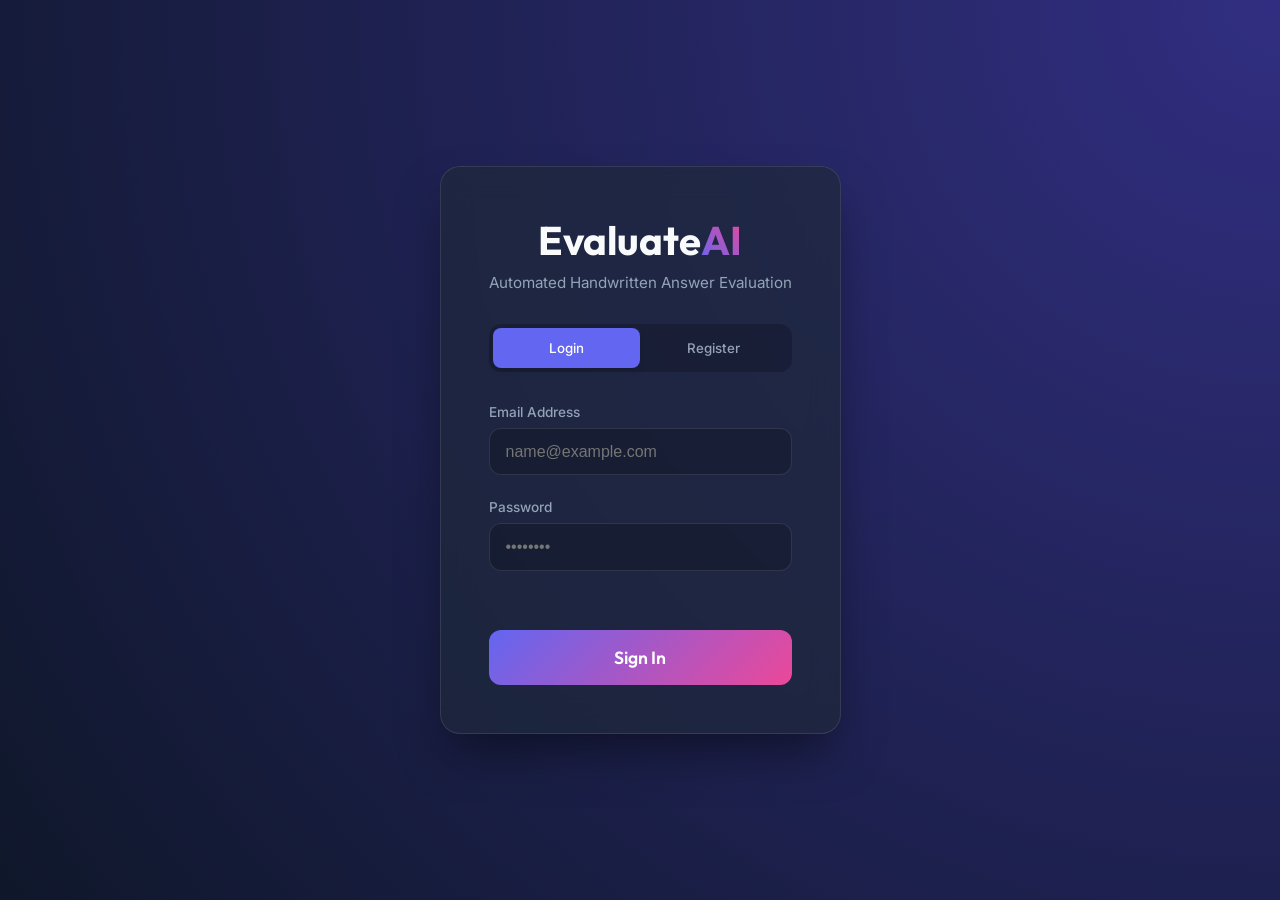
<file: frontend/index.html>
<!DOCTYPE html>
<html lang="en">
<head>
    <meta charset="UTF-8">
    <meta name="viewport" content="width=device-width, initial-scale=1.0">
    <title>Evaluate AI - Intelligent Academic Evaluation</title>
    <link href="https://fonts.googleapis.com/css2?family=Inter:wght@300;400;500;600;700&family=Outfit:wght@500;700&display=swap" rel="stylesheet">
    <link rel="stylesheet" href="css/style.css">
</head>
<body class="auth-page">
    <div class="auth-container">
        <div class="auth-glass-panel">
            <div class="auth-header">
                <h1 class="logo">Evaluate<span>AI</span></h1>
                <p>Automated Handwritten Answer Evaluation</p>
            </div>
            
            <div class="auth-toggle">
                <button class="toggle-btn active" id="btn-login" onclick="toggleAuthMode('login')">Login</button>
                <button class="toggle-btn" id="btn-register" onclick="toggleAuthMode('register')">Register</button>
            </div>

            <form id="auth-form" onsubmit="handleAuth(event)">
                <div class="input-group" id="group-name" style="display: none;">
                    <label for="name">Full Name</label>
                    <input type="text" id="name" placeholder="Enter your full name">
                </div>
                <div class="input-group">
                    <label for="email">Email Address</label>
                    <input type="email" id="email" required placeholder="name@example.com">
                </div>
                <div class="input-group">
                    <label for="password">Password</label>
                    <input type="password" id="password" required placeholder="••••••••">
                </div>
                <div class="input-group" id="group-role" style="display: none;">
                    <label for="role">Select Role</label>
                    <div class="role-selector">
                        <label class="role-option">
                            <input type="radio" name="role" value="teacher" checked>
                            <span class="role-badge">🧑‍🏫 Teacher</span>
                        </label>
                        <label class="role-option">
                            <input type="radio" name="role" value="student">
                            <span class="role-badge">🧑‍🎓 Student</span>
                        </label>
                    </div>
                </div>

                <div id="auth-error" class="error-msg"></div>
                <button type="submit" class="submit-btn" id="submit-btn">Sign In</button>
            </form>
        </div>
    </div>
    <script src="js/api.js?v=2"></script>
    <script src="js/auth.js?v=2"></script>
</body>
</html>
</file>
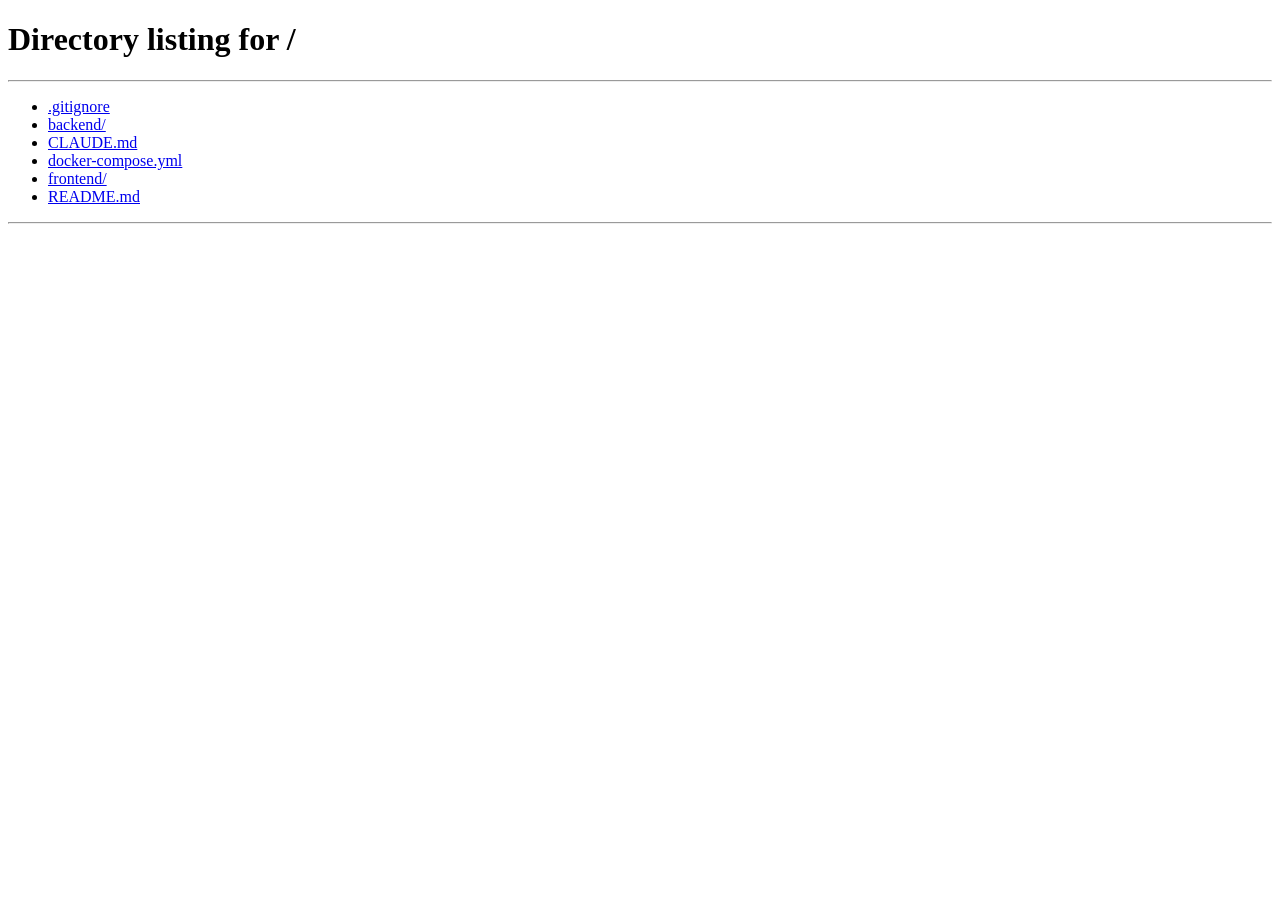
<file: frontend/report.html>
<!DOCTYPE html>
<html lang="en">
<head>
    <meta charset="UTF-8">
    <meta name="viewport" content="width=device-width, initial-scale=1.0">
    <title>Detailed Evaluation Report - Evaluate AI</title>
    <link href="https://fonts.googleapis.com/css2?family=Inter:wght@300;400;500;600;700&family=Outfit:wght@500;700&display=swap" rel="stylesheet">
    <link rel="stylesheet" href="css/style.css">
    <style>
        .report-header {
            margin-bottom: 2rem;
            display: flex;
            justify-content: space-between;
            align-items: center;
        }

        .back-btn {
            background: rgba(255,255,255,0.1);
            color: white;
            padding: 0.5rem 1rem;
            border-radius: var(--radius-sm);
            text-decoration: none;
            display: inline-block;
            margin-bottom: 1rem;
            font-size: 0.85rem;
        }

        .total-score-card {
            background: linear-gradient(135deg, var(--primary), var(--secondary));
            padding: 2rem;
            border-radius: var(--radius-lg);
            text-align: center;
            box-shadow: 0 20px 25px -5px rgba(0,0,0,0.5);
            margin-bottom: 2rem;
        }

        .total-score-card h2 { font-size: 4rem; margin: 0; font-family: 'Outfit'; line-height: 1; }
        .total-score-card span { font-size: 1.25rem; opacity: 0.8; }
        
        .question-card {
            background: var(--surface);
            border: 1px solid var(--border);
            border-left: 4px solid var(--primary);
            border-radius: var(--radius-md);
            padding: 1.5rem;
            margin-bottom: 1.5rem;
            animation: fadeIn 0.5s ease-out;
        }

        @keyframes fadeIn {
            from { opacity: 0; transform: translateY(10px); }
            to { opacity: 1; transform: translateY(0); }
        }

        .q-header {
            display: flex;
            justify-content: space-between;
            border-bottom: 1px solid rgba(255,255,255,0.05);
            padding-bottom: 1rem;
            margin-bottom: 1rem;
        }

        .q-title { font-size: 1.2rem; font-weight: 600; color: #fff; }
        .q-marks { font-size: 1.2rem; font-family: 'Outfit'; color: var(--success); font-weight: 700; background: rgba(16,185,129,0.1); padding: 0.2rem 0.8rem; border-radius: 999px; }

        .answer-box {
            background: rgba(0,0,0,0.3);
            padding: 1rem;
            border-radius: var(--radius-sm);
            font-family: monospace;
            color: #d1d5db;
            margin-bottom: 1.5rem;
            white-space: pre-wrap;
        }

        .feedback-box {
            background: rgba(99,102,241,0.05);
            border: 1px solid rgba(99,102,241,0.2);
            padding: 1rem;
            border-radius: var(--radius-sm);
            line-height: 1.6;
            margin-bottom: 1rem;
        }

        .feedback-label {
            display: block;
            font-size: 0.75rem;
            text-transform: uppercase;
            letter-spacing: 1px;
            color: var(--primary);
            margin-bottom: 0.5rem;
            font-weight: 700;
        }

        .contradiction-alert {
            background: rgba(239, 68, 68, 0.1);
            border-left: 3px solid var(--error);
            padding: 1rem;
            border-radius: 4px;
            margin-top: 1rem;
        }
    </style>
</head>
<body class="dashboard-page">
    <nav class="navbar">
        <h1 class="logo">Evaluate<span>AI</span></h1>
        <div class="nav-user">
            <button class="logout-btn" onclick="logout()">Logout</button>
        </div>
    </nav>

    <main class="dashboard-container">
        <a href="#" onclick="history.back()" class="back-btn">← Back to Dashboard</a>
        
        <div id="report-container">
            <h2 style="text-align:center; color: var(--text-muted);">Loading Report...</h2>
        </div>
    </main>

    <script src="js/api.js"></script>
    <script src="js/report.js"></script>
</body>
</html>
</file>
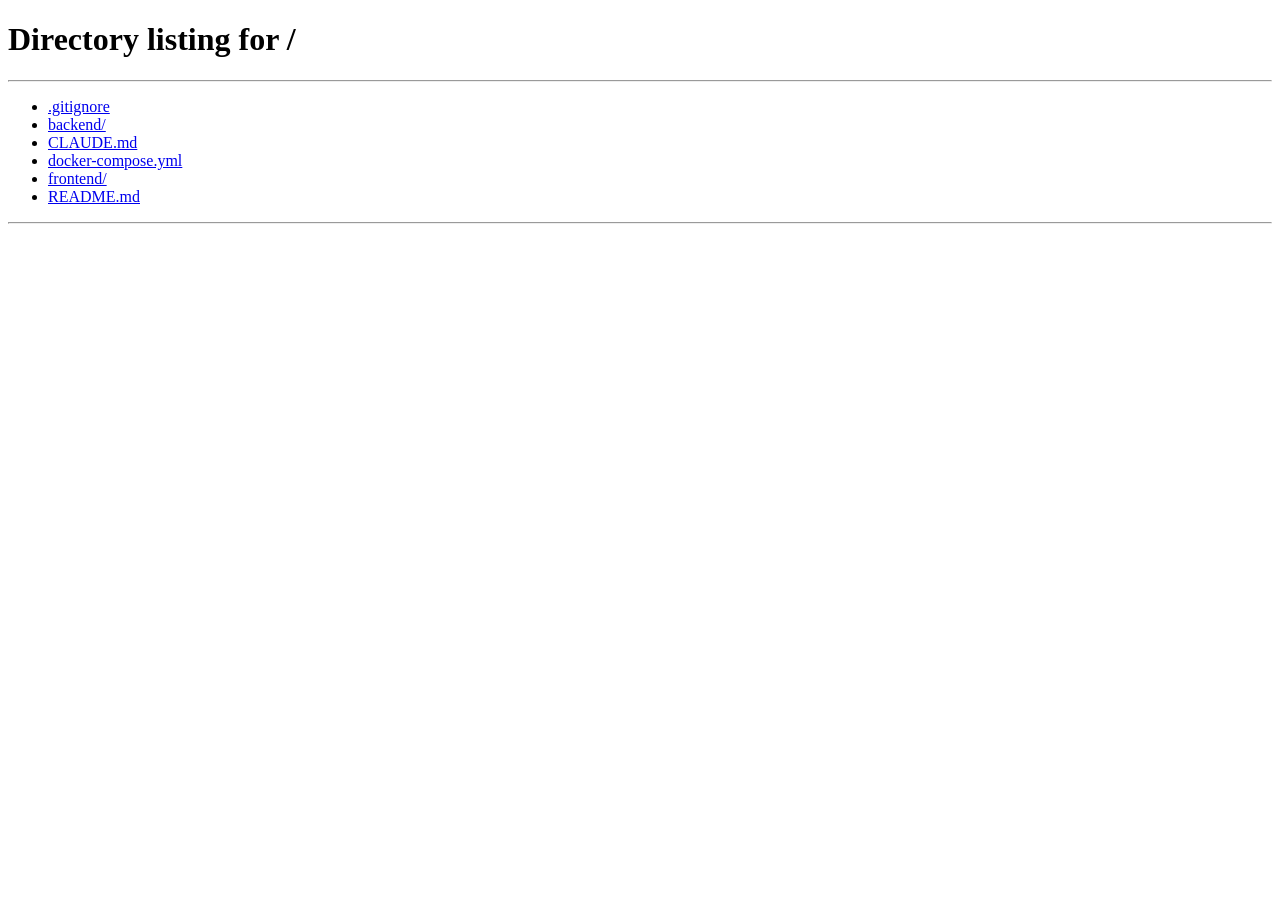
<file: frontend/student.html>
<!DOCTYPE html>
<html lang="en">
<head>
    <meta charset="UTF-8">
    <meta name="viewport" content="width=device-width, initial-scale=1.0">
    <title>Student Dashboard - Evaluate AI</title>
    <link href="https://fonts.googleapis.com/css2?family=Inter:wght@300;400;500;600;700&family=Outfit:wght@500;700&display=swap" rel="stylesheet">
    <link rel="stylesheet" href="css/style.css">
    <style>
        .welcome-banner {
            background: linear-gradient(135deg, rgba(99,102,241,0.2), rgba(236,72,153,0.1));
            border: 1px solid var(--primary);
            border-radius: var(--radius-lg);
            padding: 2.5rem;
            margin-bottom: 2rem;
            display: flex;
            justify-content: space-between;
            align-items: center;
        }

        .welcome-banner h2 { font-size: 2rem; font-family: 'Outfit'; margin-bottom: 0.5rem; }
        .welcome-banner p { color: var(--text-muted); }

        .score-pill {
            background: var(--surface);
            padding: 1rem 2rem;
            border-radius: 999px;
            font-size: 1.5rem;
            font-weight: 700;
            border: 1px solid var(--border);
            box-shadow: 0 10px 15px -3px rgba(0,0,0,0.5);
            font-family: 'Outfit';
        }
    </style>
</head>
<body class="dashboard-page">
    <nav class="navbar">
        <h1 class="logo">Evaluate<span>AI</span></h1>
        <div class="nav-user">
            <div class="user-info">
                <div class="user-name" id="display-name">Loading...</div>
                <div class="user-role" id="display-role">Student</div>
            </div>
            <button class="logout-btn" onclick="logout()">Logout</button>
        </div>
    </nav>

    <main class="dashboard-container">
        
        <div class="welcome-banner">
            <div>
                <h2>Welcome back!</h2>
                <p>Check out your latest AI-evaluated answer sheets below.</p>
            </div>
        </div>

        <div class="card">
            <h2 class="card-title">My Evaluation Results</h2>
            <div style="overflow-x: auto;">
                <table class="data-table">
                    <thead>
                        <tr>
                            <th>Date</th>
                            <th>Subject</th>
                            <th>Exam Name</th>
                            <th>Score</th>
                            <th>Grade</th>
                            <th>Status</th>
                            <th>Action</th>
                        </tr>
                    </thead>
                    <tbody id="student-eval-table">
                        <tr><td colspan="7" style="text-align:center">Loading results...</td></tr>
                    </tbody>
                </table>
            </div>
        </div>

    </main>

    <script src="js/api.js?v=3"></script>
    <script src="js/student.js?v=3"></script>
</body>
</html>
</file>
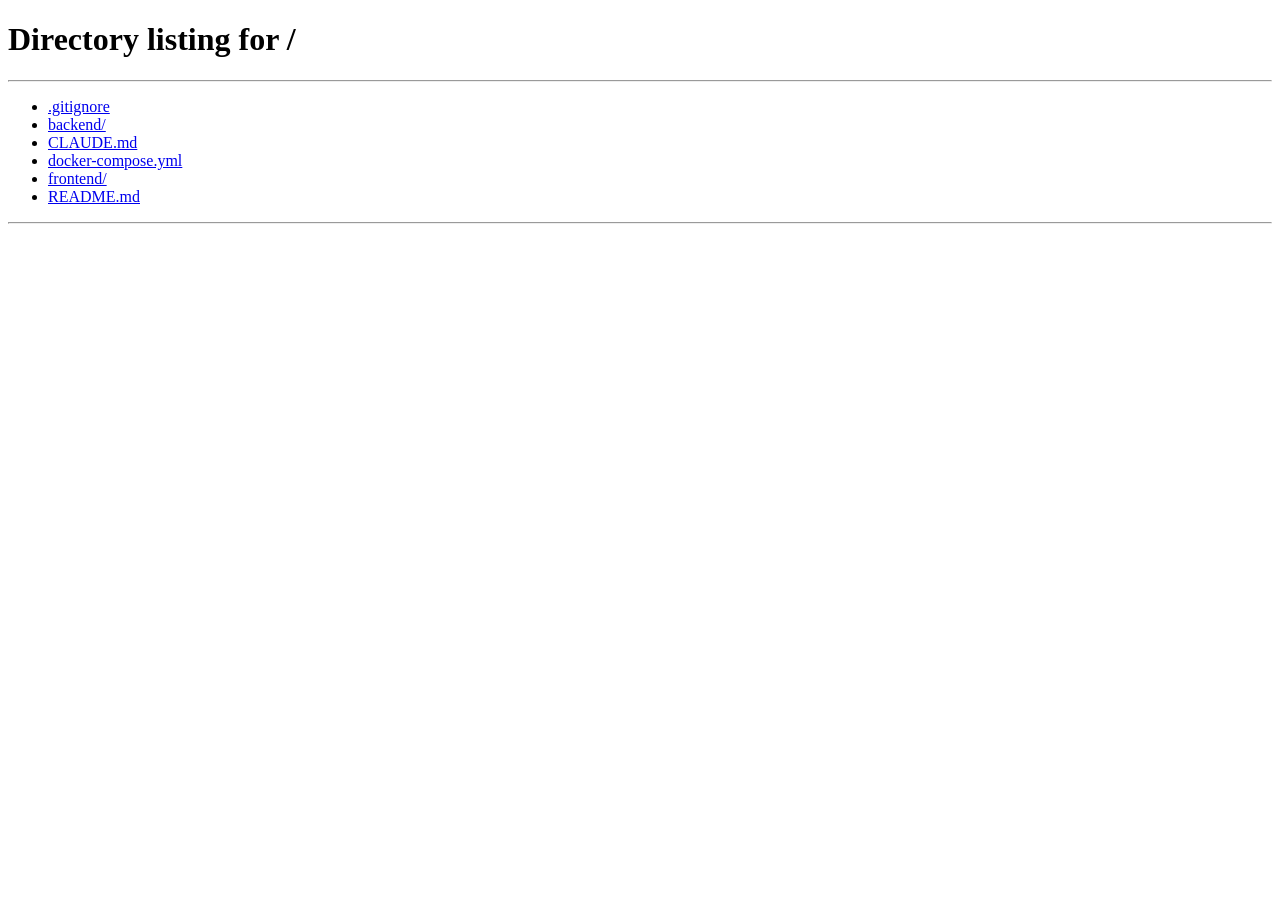
<file: frontend/teacher.html>
<!DOCTYPE html>
<html lang="en">
<head>
    <meta charset="UTF-8">
    <meta name="viewport" content="width=device-width, initial-scale=1.0">
    <title>Teacher Dashboard - Evaluate AI</title>
    <link href="https://fonts.googleapis.com/css2?family=Inter:wght@300;400;500;600;700&family=Outfit:wght@500;700&display=swap" rel="stylesheet">
    <link rel="stylesheet" href="css/style.css">
    <style>
        .stats-grid { display: grid; grid-template-columns: repeat(3, 1fr); gap: 1.5rem; margin-bottom: 2rem; }
        .stat-card { background: linear-gradient(135deg, var(--surface), rgba(99,102,241,0.1)); border: 1px solid var(--border); border-radius: var(--radius-md); padding: 1.5rem; }
        .stat-card h3 { font-size: 0.9rem; color: var(--text-muted); margin-bottom: 0.5rem; }
        .stat-card .value { font-size: 2.5rem; font-weight: 700; color: white; font-family: 'Outfit'; }
        
        .upload-section { margin-bottom: 2rem; }
        .upload-grid { display: grid; grid-template-columns: 1fr 1fr; gap: 1.5rem; }
        
        .modal { display: none; position: fixed; top:0; left:0; width:100%; height:100%; background:rgba(0,0,0,0.8); z-index: 1000; justify-content:center; align-items:center; }
        .modal.active { display: flex; }
        .modal-content { background: var(--surface); backdrop-filter: blur(20px); border: 1px solid var(--border); padding: 2rem; border-radius: var(--radius-lg); width: 90%; max-width: 500px; }
        .modal-header { display: flex; justify-content: space-between; align-items: center; margin-bottom: 1.5rem; }
        .close-btn { background: none; border: none; color: var(--text-muted); font-size: 1.5rem; cursor: pointer; }
    </style>
</head>
<body class="dashboard-page">
    <nav class="navbar">
        <h1 class="logo">Evaluate<span>AI</span></h1>
        <div class="nav-user">
            <div class="user-info">
                <div class="user-name" id="display-name">Loading...</div>
                <div class="user-role" id="display-role">Teacher</div>
            </div>
            <button class="logout-btn" onclick="logout()">Logout</button>
        </div>
    </nav>

    <main class="dashboard-container">
        <!-- Dashboard Stats -->
        <div class="stats-grid" id="stats-container">
            <div class="stat-card"><h3>Total Evaluations</h3><div class="value" id="stat-total">-</div></div>
            <div class="stat-card"><h3>Total Students</h3><div class="value" id="stat-students">-</div></div>
            <div class="stat-card"><h3>Class Average</h3><div class="value" id="stat-avg">-</div></div>
        </div>

        <div class="upload-section">
            <h2 class="card-title">Document Management</h2>
            <div class="upload-grid">
                <!-- Evaluation Upload -->
                <div class="card">
                    <h3 style="margin-bottom: 1rem;">Upload Answer Sheet</h3>
                    <div class="file-drop-area" onclick="document.getElementById('answerSheetInput').click()">
                        <span class="file-icon">📄</span>
                        <p>Click to upload Student Answer Sheet<br><small style="color:var(--text-muted)">PDF, PNG, JPG</small></p>
                    </div>
                    <form id="upload-answer-form" style="display:none; margin-top: 1rem;">
                        <input type="file" id="answerSheetInput" accept=".pdf,.png,.jpg,.jpeg" onchange="showAnswerForm()">
                        <div class="input-group"><input type="text" id="as-name" placeholder="Student Name" required></div>
                        <div class="input-group"><input type="email" id="as-email" placeholder="Student Email" required></div>
                        <div class="input-group"><input type="text" id="as-subject" placeholder="Subject" required></div>
                        <button type="submit" class="action-btn" style="width:100%" id="btn-upload-as">Upload & Process</button>
                    </form>
                </div>
                
                <!-- Knowledge Base Upload -->
                <div class="card">
                    <h3 style="margin-bottom: 1rem;">Upload Reference Material</h3>
                    <div class="file-drop-area" onclick="document.getElementById('kbInput').click()">
                        <span class="file-icon">📚</span>
                        <p>Click to upload Model Answers or Notes <span class="optional-tag">For RAG</span></p>
                    </div>
                    <form id="upload-kb-form" style="display:none; margin-top: 1rem;">
                        <input type="file" id="kbInput" accept=".pdf,.docx,.txt" onchange="showKbForm()">
                        <div class="input-group"><input type="text" id="kb-subject" placeholder="Subject" required></div>
                        <div class="input-group">
                            <select id="kb-type" style="width:100%; padding:0.85rem; background:rgba(0,0,0,0.2); color:white; border:1px solid var(--border); border-radius:var(--radius-md);">
                                <option value="model_answer">Model Answer</option>
                                <option value="textbook">Textbook / Chapter</option>
                                <option value="notes">Class Notes</option>
                            </select>
                        </div>
                        <button type="submit" class="action-btn" style="width:100%" id="btn-upload-kb">Ingest to Knowledge Base</button>
                    </form>
                </div>
            </div>
        </div>

        <div class="card">
            <h2 class="card-title">Recent Evaluations</h2>
            <div style="overflow-x: auto;">
                <table class="data-table">
                    <thead>
                        <tr>
                            <th>Date</th>
                            <th>Student</th>
                            <th>Subject</th>
                            <th>Score</th>
                            <th>Grade</th>
                            <th>Status</th>
                            <th>Actions</th>
                        </tr>
                    </thead>
                    <tbody id="eval-table-body">
                        <!-- Populated by JS -->
                        <tr><td colspan="7" style="text-align:center">Loading...</td></tr>
                    </tbody>
                </table>
            </div>
        </div>
    </main>

    <script src="js/api.js?v=3"></script>
    <script src="js/teacher.js?v=3"></script>
</body>
</html>
</file>
<file: frontend/css/style.css>
:root {
    /* Color Palette */
    --primary: #6366f1;
    --primary-hover: #4f46e5;
    --secondary: #ec4899;
    --background: #0f172a;
    --surface: rgba(30, 41, 59, 0.7);
    --surface-hover: rgba(30, 41, 59, 0.9);
    --border: rgba(255, 255, 255, 0.1);
    --text: #f8fafc;
    --text-muted: #94a3b8;
    --error: #ef4444;
    --success: #10b981;
    --warning: #f59e0b;

    /* Metrics */
    --radius-sm: 8px;
    --radius-md: 12px;
    --radius-lg: 20px;
    --transition: 0.3s cubic-bezier(0.4, 0, 0.2, 1);
}

* {
    box-sizing: border-box;
    margin: 0;
    padding: 0;
}

body {
    font-family: 'Inter', sans-serif;
    background-color: var(--background);
    color: var(--text);
    min-height: 100vh;
    overflow-x: hidden;
}

h1, h2, h3, h4, h5, h6, .logo {
    font-family: 'Outfit', sans-serif;
}

/* Glassmorphism Auth Panel */
.auth-page {
    display: flex;
    justify-content: center;
    align-items: center;
    background: radial-gradient(circle at top right, #312e81, var(--background)), 
                radial-gradient(circle at bottom left, #831843, var(--background));
}

.auth-glass-panel {
    background: var(--surface);
    backdrop-filter: blur(16px);
    -webkit-backdrop-filter: blur(16px);
    border: 1px solid var(--border);
    border-radius: var(--radius-lg);
    padding: 3rem;
    width: 100%;
    max-width: 440px;
    box-shadow: 0 25px 50px -12px rgba(0, 0, 0, 0.5);
    animation: slideUp 0.6s ease-out;
}

@keyframes slideUp {
    from { opacity: 0; transform: translateY(30px); }
    to { opacity: 1; transform: translateY(0); }
}

.auth-header {
    text-align: center;
    margin-bottom: 2rem;
}

.logo {
    font-size: 2.5rem;
    font-weight: 700;
    margin-bottom: 0.5rem;
}

.logo span {
    color: var(--primary);
    background: linear-gradient(45deg, var(--primary), var(--secondary));
    -webkit-background-clip: text;
    background-clip: text;
    -webkit-text-fill-color: transparent;
}

.auth-header p {
    color: var(--text-muted);
    font-size: 0.95rem;
}

/* Toggle */
.auth-toggle {
    display: flex;
    background: rgba(0, 0, 0, 0.2);
    border-radius: var(--radius-md);
    padding: 0.25rem;
    margin-bottom: 2rem;
}

.toggle-btn {
    flex: 1;
    padding: 0.75rem;
    border: none;
    background: transparent;
    color: var(--text-muted);
    font-family: 'Inter', sans-serif;
    font-weight: 500;
    cursor: pointer;
    border-radius: var(--radius-sm);
    transition: var(--transition);
}

.toggle-btn.active {
    background: var(--primary);
    color: white;
    box-shadow: 0 4px 6px -1px rgba(0, 0, 0, 0.1);
}

/* Forms */
.input-group {
    margin-bottom: 1.5rem;
}

.input-group label {
    display: block;
    margin-bottom: 0.5rem;
    font-size: 0.85rem;
    font-weight: 500;
    color: var(--text-muted);
}

.input-group input[type="text"],
.input-group input[type="email"],
.input-group input[type="password"] {
    width: 100%;
    padding: 0.85rem 1rem;
    background: rgba(0, 0, 0, 0.2);
    border: 1px solid var(--border);
    border-radius: var(--radius-md);
    color: white;
    font-size: 1rem;
    transition: var(--transition);
}

.input-group input:focus {
    outline: none;
    border-color: var(--primary);
    box-shadow: 0 0 0 3px rgba(99, 102, 241, 0.2);
}

.role-selector {
    display: flex;
    gap: 1rem;
}

.role-option {
    flex: 1;
    cursor: pointer;
}

.role-option input {
    display: none;
}

.role-badge {
    display: block;
    text-align: center;
    padding: 0.75rem;
    background: rgba(0, 0, 0, 0.2);
    border: 1px solid var(--border);
    border-radius: var(--radius-md);
    color: var(--text-muted);
    transition: var(--transition);
}

.role-option input:checked + .role-badge {
    background: rgba(99, 102, 241, 0.1);
    border-color: var(--primary);
    color: var(--primary);
}

.error-msg {
    color: var(--error);
    font-size: 0.85rem;
    text-align: center;
    margin-bottom: 1rem;
    min-height: 1.2rem;
}

.submit-btn {
    width: 100%;
    padding: 1rem;
    background: linear-gradient(135deg, var(--primary), var(--secondary));
    color: white;
    border: none;
    border-radius: var(--radius-md);
    font-family: 'Outfit', sans-serif;
    font-size: 1.1rem;
    font-weight: 600;
    cursor: pointer;
    transition: var(--transition);
}

.submit-btn:hover {
    transform: translateY(-2px);
    box-shadow: 0 10px 15px -3px rgba(236, 72, 153, 0.3);
}

.submit-btn:disabled {
    opacity: 0.7;
    cursor: not-allowed;
    transform: none;
}

/* Dashboard Base Styles */
.dashboard-page {
    background: var(--background);
}

.navbar {
    display: flex;
    justify-content: space-between;
    align-items: center;
    padding: 1rem 2rem;
    background: rgba(15, 23, 42, 0.8);
    backdrop-filter: blur(12px);
    border-bottom: 1px solid var(--border);
    position: sticky;
    top: 0;
    z-index: 100;
}

.nav-user {
    display: flex;
    align-items: center;
    gap: 1.5rem;
}

.user-info {
    text-align: right;
}

.user-name {
    font-weight: 600;
}

.user-role {
    font-size: 0.8rem;
    color: var(--text-muted);
    text-transform: capitalize;
}

.logout-btn {
    background: transparent;
    border: 1px solid var(--border);
    color: var(--text);
    padding: 0.5rem 1rem;
    border-radius: var(--radius-sm);
    cursor: pointer;
    transition: var(--transition);
}

.logout-btn:hover {
    background: rgba(239, 68, 68, 0.1);
    color: var(--error);
    border-color: var(--error);
}

main.dashboard-container {
    padding: 2rem;
    max-width: 1200px;
    margin: 0 auto;
}

/* Grid Layouts */
.grid-2 {
    display: grid;
    grid-template-columns: 1fr 1fr;
    gap: 2rem;
}

.card {
    background: var(--surface);
    border: 1px solid var(--border);
    border-radius: var(--radius-lg);
    padding: 1.5rem;
}

.card-title {
    font-family: 'Outfit';
    font-size: 1.25rem;
    margin-bottom: 1.5rem;
    border-bottom: 1px solid var(--border);
    padding-bottom: 0.75rem;
}

/* Tables */
.data-table {
    width: 100%;
    border-collapse: collapse;
}

.data-table th, .data-table td {
    padding: 1rem;
    text-align: left;
    border-bottom: 1px solid var(--border);
}

.data-table th {
    color: var(--text-muted);
    font-weight: 500;
    font-size: 0.9rem;
}

.data-table tbody tr {
    transition: var(--transition);
}

.data-table tbody tr:hover {
    background: rgba(255, 255, 255, 0.02);
}

.status-badge {
    padding: 0.25rem 0.75rem;
    border-radius: 9999px;
    font-size: 0.8rem;
    font-weight: 600;
    text-transform: uppercase;
}

.status-uploaded { background: rgba(59, 130, 246, 0.2); color: #60a5fa; }
.status-processed { background: rgba(245, 158, 11, 0.2); color: #fbbf24; }
.status-completed { background: rgba(16, 185, 129, 0.2); color: #34d399; }
.status-failed { background: rgba(239, 68, 68, 0.2); color: #f87171; }
.status-evaluating { background: rgba(168, 85, 247, 0.2); color: #c084fc; }

.action-btn {
    background: var(--primary);
    color: white;
    border: none;
    padding: 0.5rem 1rem;
    border-radius: var(--radius-sm);
    cursor: pointer;
    font-size: 0.85rem;
    transition: var(--transition);
}

.action-btn:hover { background: var(--primary-hover); }
.action-btn-outline {
    background: transparent;
    border: 1px solid var(--primary);
    color: var(--primary);
}
.action-btn-outline:hover { background: rgba(99, 102, 241, 0.1); }

/* File Uploader */
.file-drop-area {
    border: 2px dashed var(--border);
    border-radius: var(--radius-md);
    padding: 2rem;
    text-align: center;
    cursor: pointer;
    transition: var(--transition);
    background: rgba(0,0,0,0.2);
}

.file-drop-area:hover, .file-drop-area.dragover {
    border-color: var(--primary);
    background: rgba(99, 102, 241, 0.05);
}

.file-icon {
    font-size: 2.5rem;
    margin-bottom: 1rem;
    display: block;
}

.file-input {
    display: none;
}

.optional-tag {
    font-size: 0.75rem;
    background: rgba(255,255,255,0.1);
    padding: 0.2rem 0.5rem;
    border-radius: 4px;
    vertical-align: middle;
    margin-left: 0.5rem;
}
</file>
